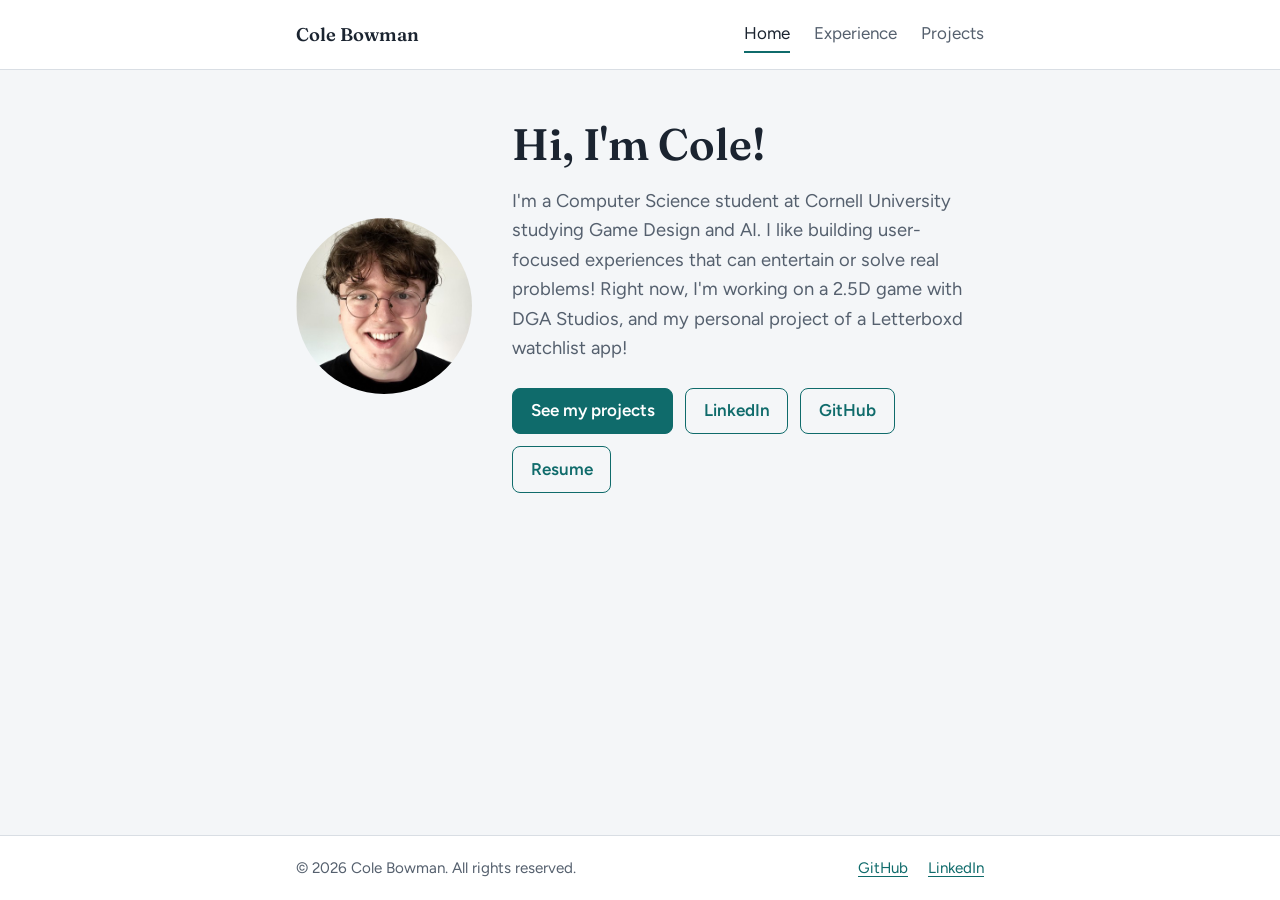
<file: index.html>
<!DOCTYPE html>
<html lang="en">
<head>
  <meta charset="utf-8">
  <meta name="viewport" content="width=device-width, initial-scale=1">
  <title>Cole Bowman | Portfolio</title>
  <meta name="description" content="Cole Bowman">

  <link rel="preconnect" href="https://fonts.googleapis.com">
  <link rel="preconnect" href="https://fonts.gstatic.com" crossorigin>
  <link href="https://fonts.googleapis.com/css2?family=Figtree:wght@400;600&family=Fraunces:opsz,wght@9..144,600&display=swap" rel="stylesheet">
  <link rel="stylesheet" href="css/style.css">
</head>
<body>

  <header class="site-header">
    <div class="wrap">
      <a class="site-name" href="index.html">Cole Bowman</a>
      <nav class="site-nav" aria-label="Main">
        <a href="index.html" aria-current="page">Home</a>
        <a href="experience.html">Experience</a>
        <a href="projects.html">Projects</a>
      </nav>
    </div>
  </header>

  <main>
    <div class="wrap">
      <section class="hero">
        <img class="hero-photo" src="images/me.jpg" alt="Photo of Cole Bowman">
        <div>
          <h1>Hi, I'm Cole!</h1>
          <p>
            I'm a Computer Science student at Cornell University studying Game Design and AI. I like building
            user-focused experiences that can entertain or solve real problems! Right now, I'm working on a 2.5D game with DGA Studios, 
            and my personal project of a Letterboxd watchlist app!
          </p>
          <div class="button-row">
            <a class="button primary" href="projects.html">See my projects</a>
            <a class="button" href="https://www.linkedin.com/in/cole-bowman/">LinkedIn</a>
            <a class="button" href="https://github.com/cole-b216">GitHub</a>
            <a class="button" href="files/cole_bowman_resume.pdf">Resume</a>
          </div>
        </div>
      </section>
    </div>
  </main>

  <footer class="site-footer">
    <div class="wrap">
      <p>&copy; 2026 Cole Bowman. All rights reserved.</p>
      <nav aria-label="Social links">
        <a href="https://github.com/cole-b216">GitHub</a>
        <a href="https://www.linkedin.com/in/cole-bowman/">LinkedIn</a>
      </nav>
    </div>
  </footer>

</body>
</html>
</file>
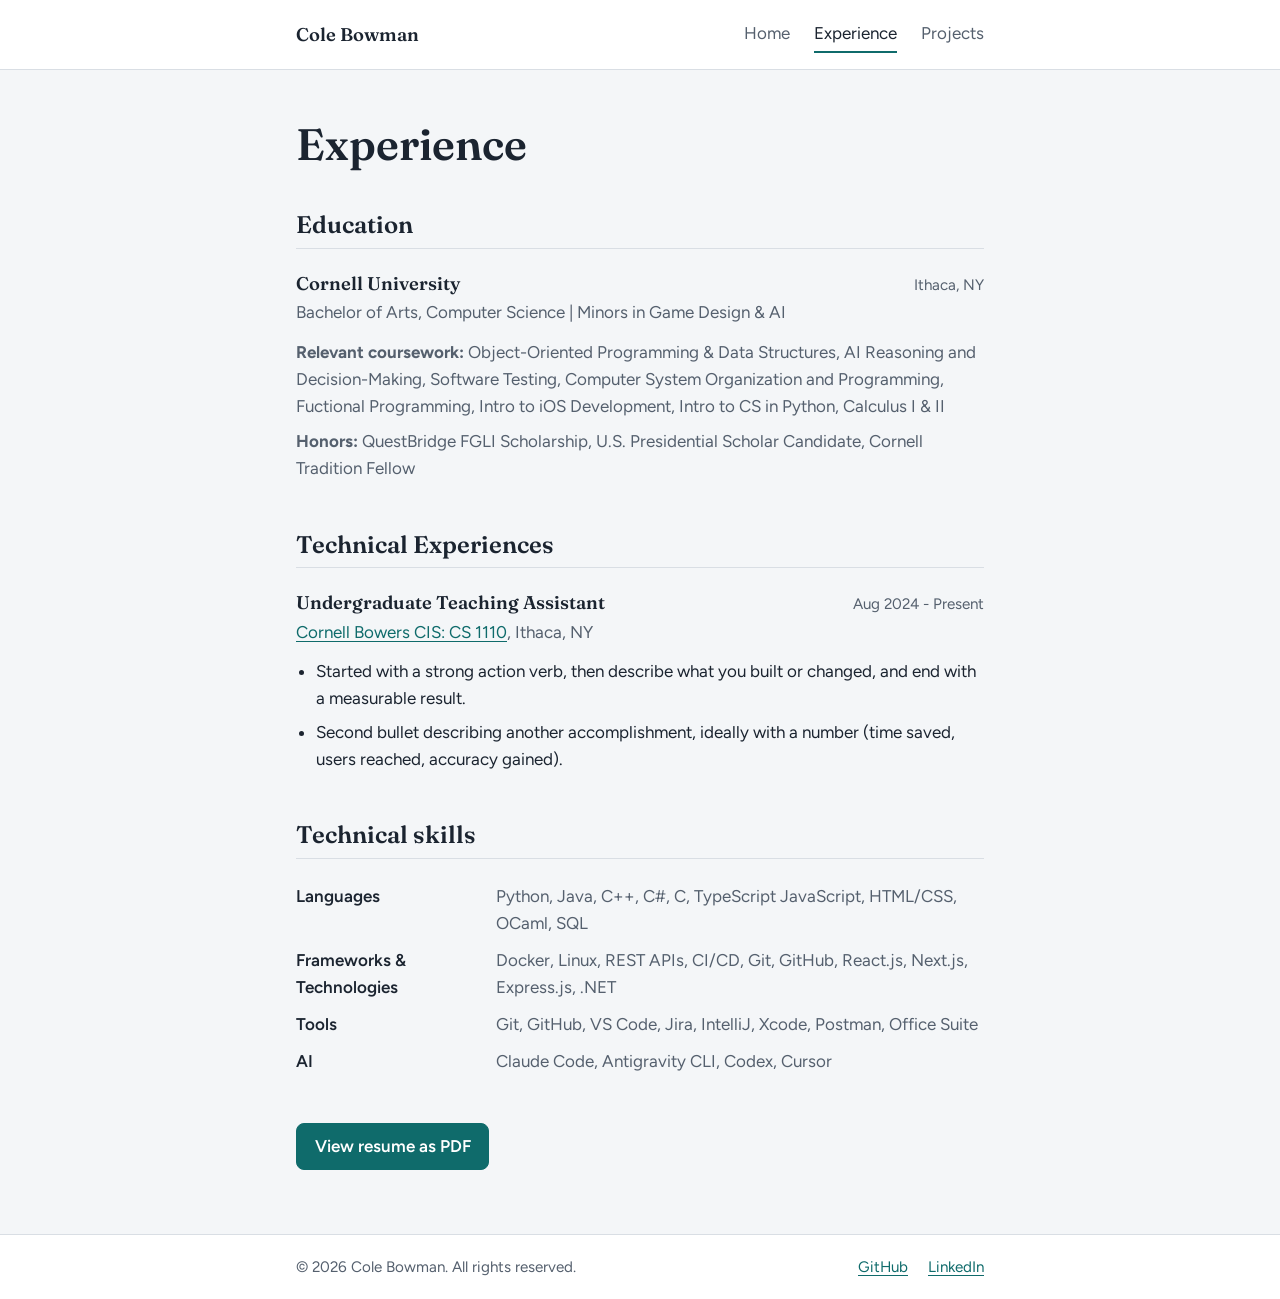
<file: experience.html>
<!DOCTYPE html>
<html lang="en">
<head>
  <meta charset="utf-8">
  <meta name="viewport" content="width=device-width, initial-scale=1">
  <title>Experience | Cole Bowman</title>
  <meta name="description" content="Education, work experience, and skills of Cole Bowman">

  <link rel="preconnect" href="https://fonts.googleapis.com">
  <link rel="preconnect" href="https://fonts.gstatic.com" crossorigin>
  <link href="https://fonts.googleapis.com/css2?family=Figtree:wght@400;600&family=Fraunces:opsz,wght@9..144,600&display=swap" rel="stylesheet">
  <link rel="stylesheet" href="css/style.css">
</head>
<body>

  <header class="site-header">
    <div class="wrap">
      <a class="site-name" href="index.html">Cole Bowman</a>
      <nav class="site-nav" aria-label="Main">
        <a href="index.html">Home</a>
        <a href="experience.html" aria-current="page">Experience</a>
        <a href="projects.html">Projects</a>
      </nav>
    </div>
  </header>

  <main>
    <div class="wrap">
      <h1 class="page-title">Experience</h1>

      <!-- ===== Education ===== -->
      <section class="section">
        <h2>Education</h2>
        <div class="entry">
          <div class="entry-head">
            <h3>Cornell University</h3>
            <span class="entry-date">Ithaca, NY</span>
          </div>
          <p class="entry-org">Bachelor of Arts, Computer Science | Minors in Game Design & AI</p>
          <p class="entry-note"><strong>Relevant coursework:</strong> Object-Oriented Programming & Data Structures, AI Reasoning and Decision-Making, Software Testing, Computer System Organization and Programming, Fuctional Programming, Intro to iOS Development, Intro to CS in Python, Calculus I & II</p>
          <p class="entry-note"><strong>Honors:</strong> QuestBridge FGLI Scholarship, U.S. Presidential Scholar Candidate, Cornell Tradition Fellow</p>
        </div>
      </section>

      <!-- ===== Work experience =====
           Copy one <div class="entry"> block per job. -->
      <section class="section">
        <h2>Technical Experiences</h2>

        <div class="entry">
          <div class="entry-head">
            <h3>Undergraduate Teaching Assistant</h3>
            <span class="entry-date">Aug 2024 - Present</span>
          </div>
          <p class="entry-org"><a href="https://www.cs.cornell.edu/courses/cs1110/2026fa/">Cornell Bowers CIS: CS 1110</a>, Ithaca, NY</p>
          <ul>
            <li>Started with a strong action verb, then describe what you built or changed, and end with a measurable result.</li>
            <li>Second bullet describing another accomplishment, ideally with a number (time saved, users reached, accuracy gained).</li>
          </ul>
        </div>
      </section>

      <!-- ===== Skills ===== -->
      <section class="section">
        <h2>Technical skills</h2>
        <dl class="facts">
          <dt>Languages</dt>
          <dd>Python, Java, C++, C#, C, TypeScript JavaScript, HTML/CSS, OCaml, SQL</dd>

          <dt>Frameworks & Technologies</dt>
          <dd>Docker, Linux, REST APIs, CI/CD, Git, GitHub, React.js, Next.js, Express.js, .NET</dd>

          <dt>Tools</dt>
          <dd>Git, GitHub, VS Code, Jira, IntelliJ, Xcode, Postman, Office Suite</dd>

          <dt>AI</dt>
          <dd>Claude Code, Antigravity CLI, Codex, Cursor</dd>

        </dl>
      </section>

      <section class="section">
        <a class="button primary" href="files/cole_bowman_resume.pdf">View resume as PDF</a>
      </section>
    </div>
  </main>

  <footer class="site-footer">
    <div class="wrap">
      <p>&copy; 2026 Cole Bowman. All rights reserved.</p>
      <nav aria-label="Social links">
        <a href="https://github.com/cole-b216">GitHub</a>
        <a href="https://www.linkedin.com/in/cole-bowman/">LinkedIn</a>
      </nav>
    </div>
  </footer>

</body>
</html>
</file>
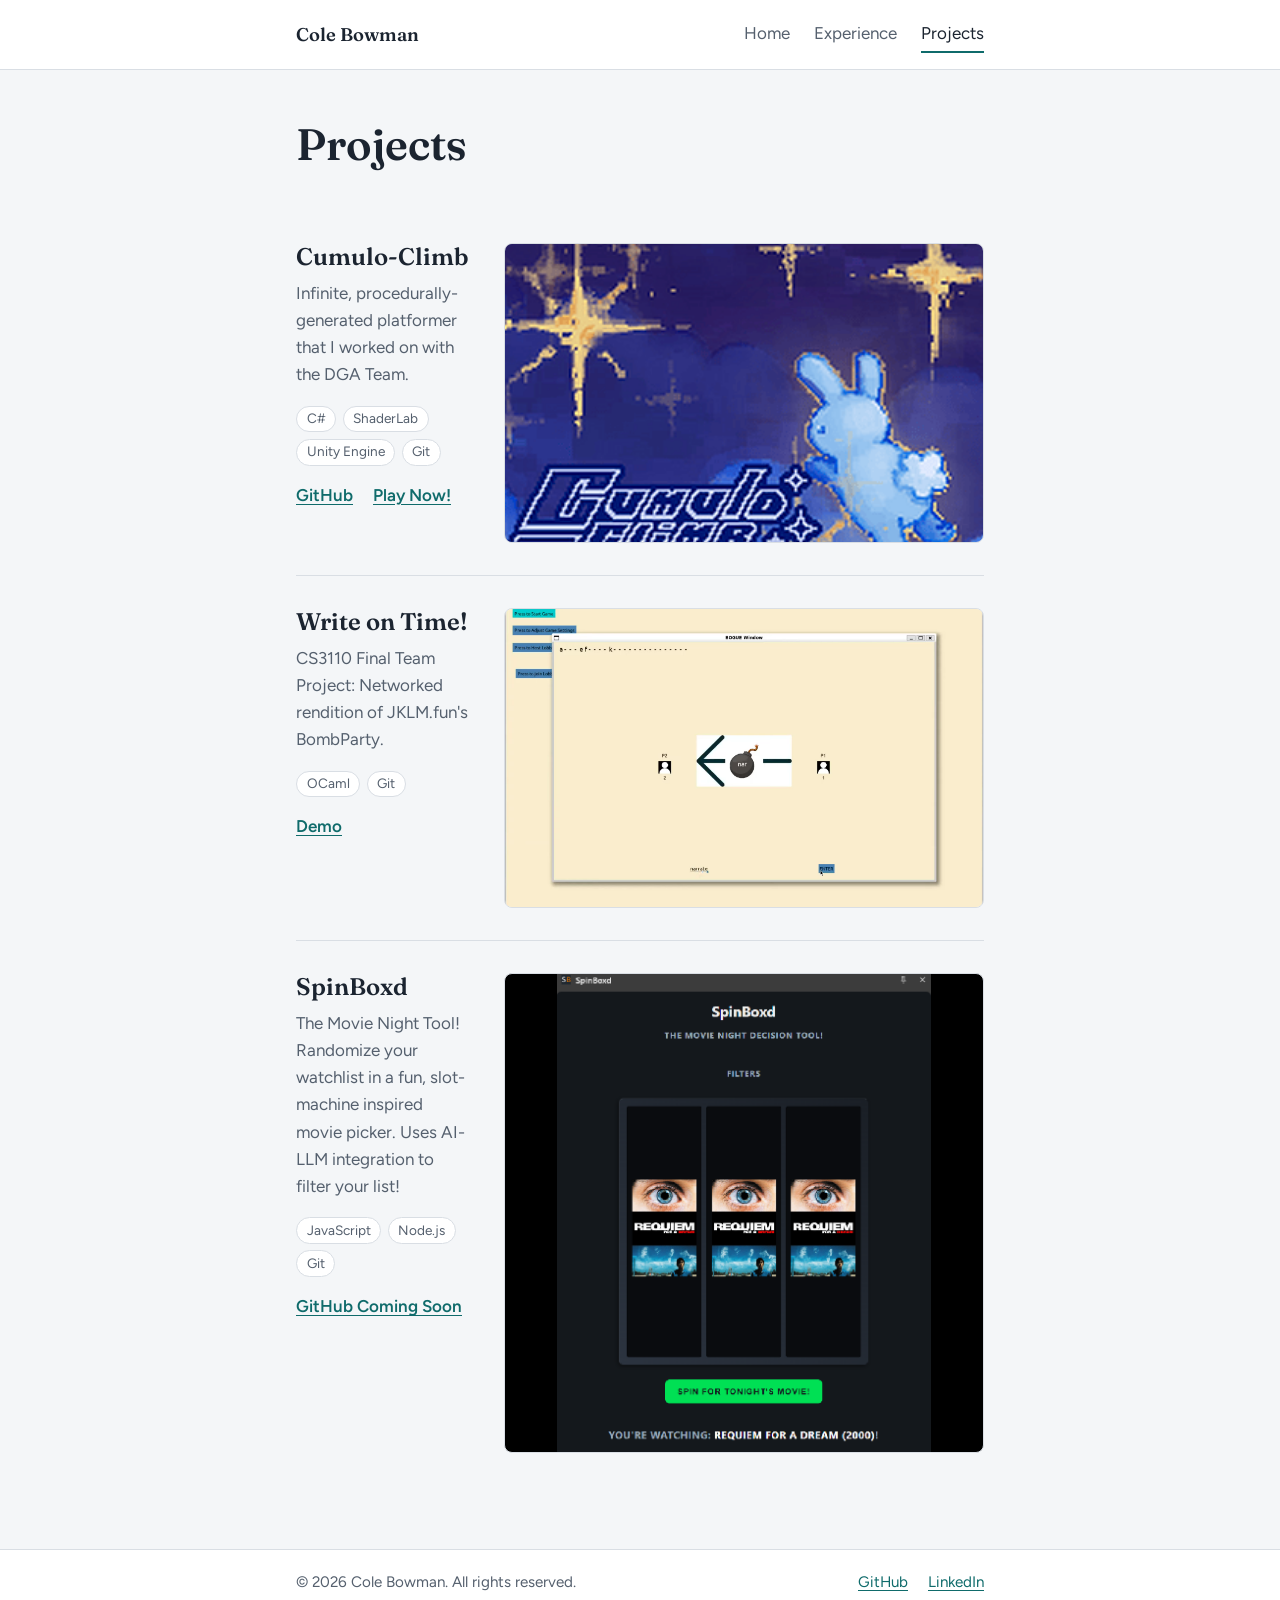
<file: projects.html>
<!DOCTYPE html>
<html lang="en">
<head>
  <meta charset="utf-8">
  <meta name="viewport" content="width=device-width, initial-scale=1">
  <title>Projects | Cole Bowman</title>
  <meta name="description" content="Projects by Cole Bowman">

  <link rel="preconnect" href="https://fonts.googleapis.com">
  <link rel="preconnect" href="https://fonts.gstatic.com" crossorigin>
  <link href="https://fonts.googleapis.com/css2?family=Figtree:wght@400;600&family=Fraunces:opsz,wght@9..144,600&display=swap" rel="stylesheet">
  <link rel="stylesheet" href="css/style.css">
</head>
<body>

  <header class="site-header">
    <div class="wrap">
      <a class="site-name" href="index.html">Cole Bowman</a>
      <nav class="site-nav" aria-label="Main">
        <a href="index.html">Home</a>
        <a href="experience.html">Experience</a>
        <a href="projects.html" aria-current="page">Projects</a>
      </nav>
    </div>
  </header>

  <main>
    <div class="wrap">
      <h1 class="page-title">Projects</h1>

      <!-- Copy one <article class="project"> block per project. -->

      <article class="project">
        <div>
          <h2>Cumulo-Climb</h2>
          <p>Infinite, procedurally-generated platformer that I worked on with the DGA Team.</p>
          <ul class="tags" aria-label="Made with">
            <li>C#</li>
            <li>ShaderLab</li>
            <li>Unity Engine</li>
            <li>Git</li>
          </ul>
          <div class="project-links">
            <a href="https://github.com/mikael-andreasyan/DGA-Summer-Project-2026">GitHub</a>
            <a href="https://dgacornell.itch.io/cumulo-climb">Play Now!</a>
          </div>
        </div>
        <img src="images/cc.png" alt="Screenshot of Project One">
      </article>

      <article class="project">
        <div>
          <h2>Write on Time!</h2>
          <p>CS3110 Final Team Project: Networked rendition of JKLM.fun's BombParty.</p>
          <ul class="tags" aria-label="Made with">
            <li>OCaml</li>
            <li>Git</li>
          </ul>
          <div class="project-links">
            <a href="https://www.youtube.com/watch?v=q0wFIcOrAfI">Demo</a>
          </div>
        </div>
        <img src="images/w-o-t.png" alt="Screenshot of Project Two">
      </article>

      <article class="project">
        <div>
          <h2>SpinBoxd</h2>
          <p>The Movie Night Tool! Randomize your watchlist in a fun, slot-machine inspired movie picker. Uses AI-LLM integration to filter your list!</p>
          <ul class="tags" aria-label="Made with">
            <li>JavaScript</li>
            <li>Node.js</li>
            <li>Git</li>
          </ul>
          <div class="project-links">
            <a href="https://github.com/cole-b216">GitHub Coming Soon</a>
          </div>
        </div>
        <img class="letterbox" src="images/sb.png" alt="Screenshot of Project Three">
      </article>
    </div>
  </main>

  <footer class="site-footer">
    <div class="wrap">
      <p>&copy; 2026 Cole Bowman. All rights reserved.</p>
      <nav aria-label="Social links">
        <a href="https://github.com/cole-b216">GitHub</a>
        <a href="https://www.linkedin.com/in/cole-bowman/">LinkedIn</a>
      </nav>
    </div>
  </footer>

</body>
</html>
</file>
<file: css/style.css>
/* ==========================================================
   Portfolio template stylesheet
   Change the values in :root to restyle the whole site.
   ========================================================== */

:root {
  --bg: #f4f6f8;
  --surface: #ffffff;
  --ink: #1b2430;
  --ink-soft: #55606e;
  --line: #d9dee4;
  --accent: #0f6b6b;
  --accent-ink: #ffffff;

  --font-body: "Figtree", system-ui, -apple-system, "Segoe UI", sans-serif;
  --font-heading: "Fraunces", Georgia, "Times New Roman", serif;

  --content-width: 46rem;
  --radius: 0.5rem;
}

@media (prefers-color-scheme: dark) {
  :root:not([data-theme="light"]) {
    --bg: #11161c;
    --surface: #182029;
    --ink: #e8ecf0;
    --ink-soft: #9aa6b4;
    --line: #2b3541;
    --accent: #5cc4c4;
    --accent-ink: #0b1215;
  }
}

:root[data-theme="dark"] {
  --bg: #11161c;
  --surface: #182029;
  --ink: #e8ecf0;
  --ink-soft: #9aa6b4;
  --line: #2b3541;
  --accent: #5cc4c4;
  --accent-ink: #0b1215;
}

/* ---------- Base ---------- */

*,
*::before,
*::after {
  box-sizing: border-box;
}

html {
  -webkit-text-size-adjust: 100%;
}

body {
  margin: 0;
  min-height: 100vh;
  display: flex;
  flex-direction: column;
  background: var(--bg);
  color: var(--ink);
  font-family: var(--font-body);
  font-size: 1.0625rem;
  line-height: 1.6;
}

img {
  max-width: 100%;
  display: block;
}

a {
  color: var(--accent);
  text-underline-offset: 0.2em;
}

a:hover {
  text-decoration-thickness: 2px;
}

:focus-visible {
  outline: 3px solid var(--accent);
  outline-offset: 3px;
  border-radius: 2px;
}

h1,
h2,
h3 {
  font-family: var(--font-heading);
  line-height: 1.2;
  margin: 0;
}

h1 {
  font-size: clamp(2rem, 5vw, 2.75rem);
  font-weight: 600;
}

h2 {
  font-size: 1.5rem;
  font-weight: 600;
}

h3 {
  font-size: 1.15rem;
  font-weight: 600;
}

p {
  margin: 0 0 1em;
}

/* ---------- Layout ---------- */

.wrap {
  width: 100%;
  max-width: var(--content-width);
  margin-inline: auto;
  padding-inline: 1.5rem;
}

main {
  flex: 1;
  padding-block: 3rem 4rem;
}

/* ---------- Header / nav ---------- */

.site-header {
  border-bottom: 1px solid var(--line);
  background: var(--surface);
}

.site-header .wrap {
  display: flex;
  flex-wrap: wrap;
  align-items: center;
  justify-content: space-between;
  gap: 0.5rem 1.5rem;
  padding-block: 1rem;
}

.site-name {
  margin-right: auto;
  font-family: var(--font-heading);
  font-weight: 600;
  font-size: 1.15rem;
  color: var(--ink);
  text-decoration: none;
}

.site-nav {
  display: flex;
  gap: 1.5rem;
}

.site-nav a {
  color: var(--ink-soft);
  text-decoration: none;
  padding-block: 0.25rem;
  border-bottom: 2px solid transparent;
}

.site-nav a:hover {
  color: var(--ink);
}

.site-nav a[aria-current="page"] {
  color: var(--ink);
  border-bottom-color: var(--accent);
}

.header-controls {
  display: flex;
  gap: 0.5rem;
}

.header-button {
  background: transparent;
  border: 1px solid var(--line);
  border-radius: var(--radius);
  color: var(--ink);
  font: inherit;
  font-size: 0.9rem;
  padding: 0.3rem 0.75rem;
  cursor: pointer;
}

.header-button:hover {
  border-color: var(--accent);
}

/* The menu button only exists when JavaScript is running and the screen is narrow */
.nav-toggle {
  display: none;
}

@media (max-width: 40rem) {
  .js .nav-toggle {
    display: inline-block;
  }
  .js .site-nav {
    display: none;
    order: 3;
    flex-basis: 100%;
    flex-direction: column;
    gap: 0.25rem;
    padding-top: 0.5rem;
  }
  .js .site-nav.open {
    display: flex;
  }
  .header-controls {
    order: 2;
  }
}

@media (prefers-reduced-motion: reduce) {
  * {
    transition: none !important;
  }
}

/* ---------- Home ---------- */

.hero {
  display: grid;
  grid-template-columns: 11rem 1fr;
  gap: 2.5rem;
  align-items: center;
}

.hero-photo {
  width: 11rem;
  height: 11rem;
  border-radius: 50%;
  object-fit: cover;
  background: var(--line);
}

.hero h1 {
  margin-bottom: 1rem;
}

.hero p {
  color: var(--ink-soft);
  font-size: 1.15rem;
  max-width: 34rem;
}

.button-row {
  display: flex;
  flex-wrap: wrap;
  gap: 0.75rem;
  margin-top: 1.5rem;
}

.button {
  display: inline-block;
  padding: 0.55rem 1.1rem;
  border-radius: var(--radius);
  border: 1.5px solid var(--accent);
  color: var(--accent);
  font-weight: 600;
  text-decoration: none;
  transition: background-color 0.15s, color 0.15s;
}

.button:hover {
  background: var(--accent);
  color: var(--accent-ink);
}

.button.primary {
  background: var(--accent);
  color: var(--accent-ink);
}

.button.primary:hover {
  filter: brightness(1.1);
}

@media (max-width: 40rem) {
  .hero {
    grid-template-columns: 1fr;
    gap: 1.5rem;
  }
  .hero-photo {
    width: 8rem;
    height: 8rem;
  }
}

/* ---------- Experience ---------- */

.page-title {
  margin-bottom: 2.5rem;
}

.section + .section {
  margin-top: 3rem;
}

.section > h2 {
  padding-bottom: 0.5rem;
  border-bottom: 1px solid var(--line);
  margin-bottom: 1.5rem;
}

.entry + .entry {
  margin-top: 2rem;
}

.entry-head {
  display: flex;
  flex-wrap: wrap;
  justify-content: space-between;
  align-items: baseline;
  gap: 0.25rem 1rem;
}

.entry-date {
  color: var(--ink-soft);
  font-size: 0.95rem;
  white-space: nowrap;
}

.entry-org {
  margin: 0.15rem 0 0.75rem;
  color: var(--ink-soft);
}

.entry ul {
  margin: 0;
  padding-left: 1.25rem;
}

.entry li + li {
  margin-top: 0.4rem;
}

.entry-note {
  color: var(--ink-soft);
  margin: 0.5rem 0 0;
}

.facts {
  display: grid;
  grid-template-columns: 11rem 1fr;
  gap: 0.6rem 1.5rem;
  margin: 0;
}

.facts dt {
  font-weight: 600;
}

.facts dd {
  margin: 0;
  color: var(--ink-soft);
}

@media (max-width: 40rem) {
  .facts {
    grid-template-columns: 1fr;
    gap: 0;
  }
  .facts dd {
    margin-bottom: 0.75rem;
  }
}

/* ---------- Projects ---------- */

.project[hidden] {
  display: none;
}

.filters {
  display: flex;
  flex-wrap: wrap;
  gap: 0.5rem;
  margin: -1rem 0 2rem;
}

.filter-button {
  font: inherit;
  font-size: 0.9rem;
  padding: 0.2rem 0.8rem;
  border: 1px solid var(--line);
  border-radius: 999px;
  background: var(--surface);
  color: var(--ink-soft);
  cursor: pointer;
}

.filter-button:hover {
  border-color: var(--accent);
  color: var(--ink);
}

.filter-button[aria-pressed="true"] {
  background: var(--accent);
  border-color: var(--accent);
  color: var(--accent-ink);
}

.visually-hidden {
  position: absolute;
  width: 1px;
  height: 1px;
  overflow: hidden;
  clip: rect(0 0 0 0);
  white-space: nowrap;
}

.project {
  display: grid;
  grid-template-columns: 1fr 30rem;
  gap: 1.5rem 2rem;
  align-items: start;
  padding-block: 2rem;
  border-bottom: 1px solid var(--line);
}

.project:last-of-type {
  border-bottom: 0;
}

.project h2 {
  margin-bottom: 0.5rem;
}

.project p {
  color: var(--ink-soft);
}

.project img {
  width: 100%;
  aspect-ratio: 16 / 10;
  object-fit: cover;
  border: 1px solid var(--line);
  border-radius: var(--radius);
  background: var(--surface);
}

/* Add class="letterbox" to an image to show it whole inside a square,
   with black bars filling the leftover space. Good for tall screenshots. */
.project img.letterbox {
  aspect-ratio: 1 / 1;
  object-fit: contain;
  background: #000;
}

.tags {
  display: flex;
  flex-wrap: wrap;
  gap: 0.4rem;
  list-style: none;
  padding: 0;
  margin: 0 0 1rem;
}

.tags li {
  font-size: 0.85rem;
  padding: 0.1rem 0.6rem;
  border: 1px solid var(--line);
  border-radius: 999px;
  background: var(--surface);
  color: var(--ink-soft);
}

.project-links {
  display: flex;
  gap: 1.25rem;
  font-weight: 600;
}

@media (max-width: 40rem) {
  .project {
    grid-template-columns: 1fr;
  }
  .project img {
    order: -1;
  }
}

/* ---------- Footer ---------- */

.site-footer {
  border-top: 1px solid var(--line);
  background: var(--surface);
  color: var(--ink-soft);
  font-size: 0.95rem;
}

.site-footer .wrap {
  display: flex;
  flex-wrap: wrap;
  justify-content: space-between;
  gap: 0.5rem 1.5rem;
  padding-block: 1.25rem;
}

.site-footer nav {
  display: flex;
  gap: 1.25rem;
}

.site-footer p {
  margin: 0;
}

/* ---------- Print (for the Experience page as a quick resume) ---------- */

@media print {
  .site-header,
  .site-footer,
  .filters {
    display: none;
  }
  body {
    background: #fff;
    color: #000;
  }
}
</file>
